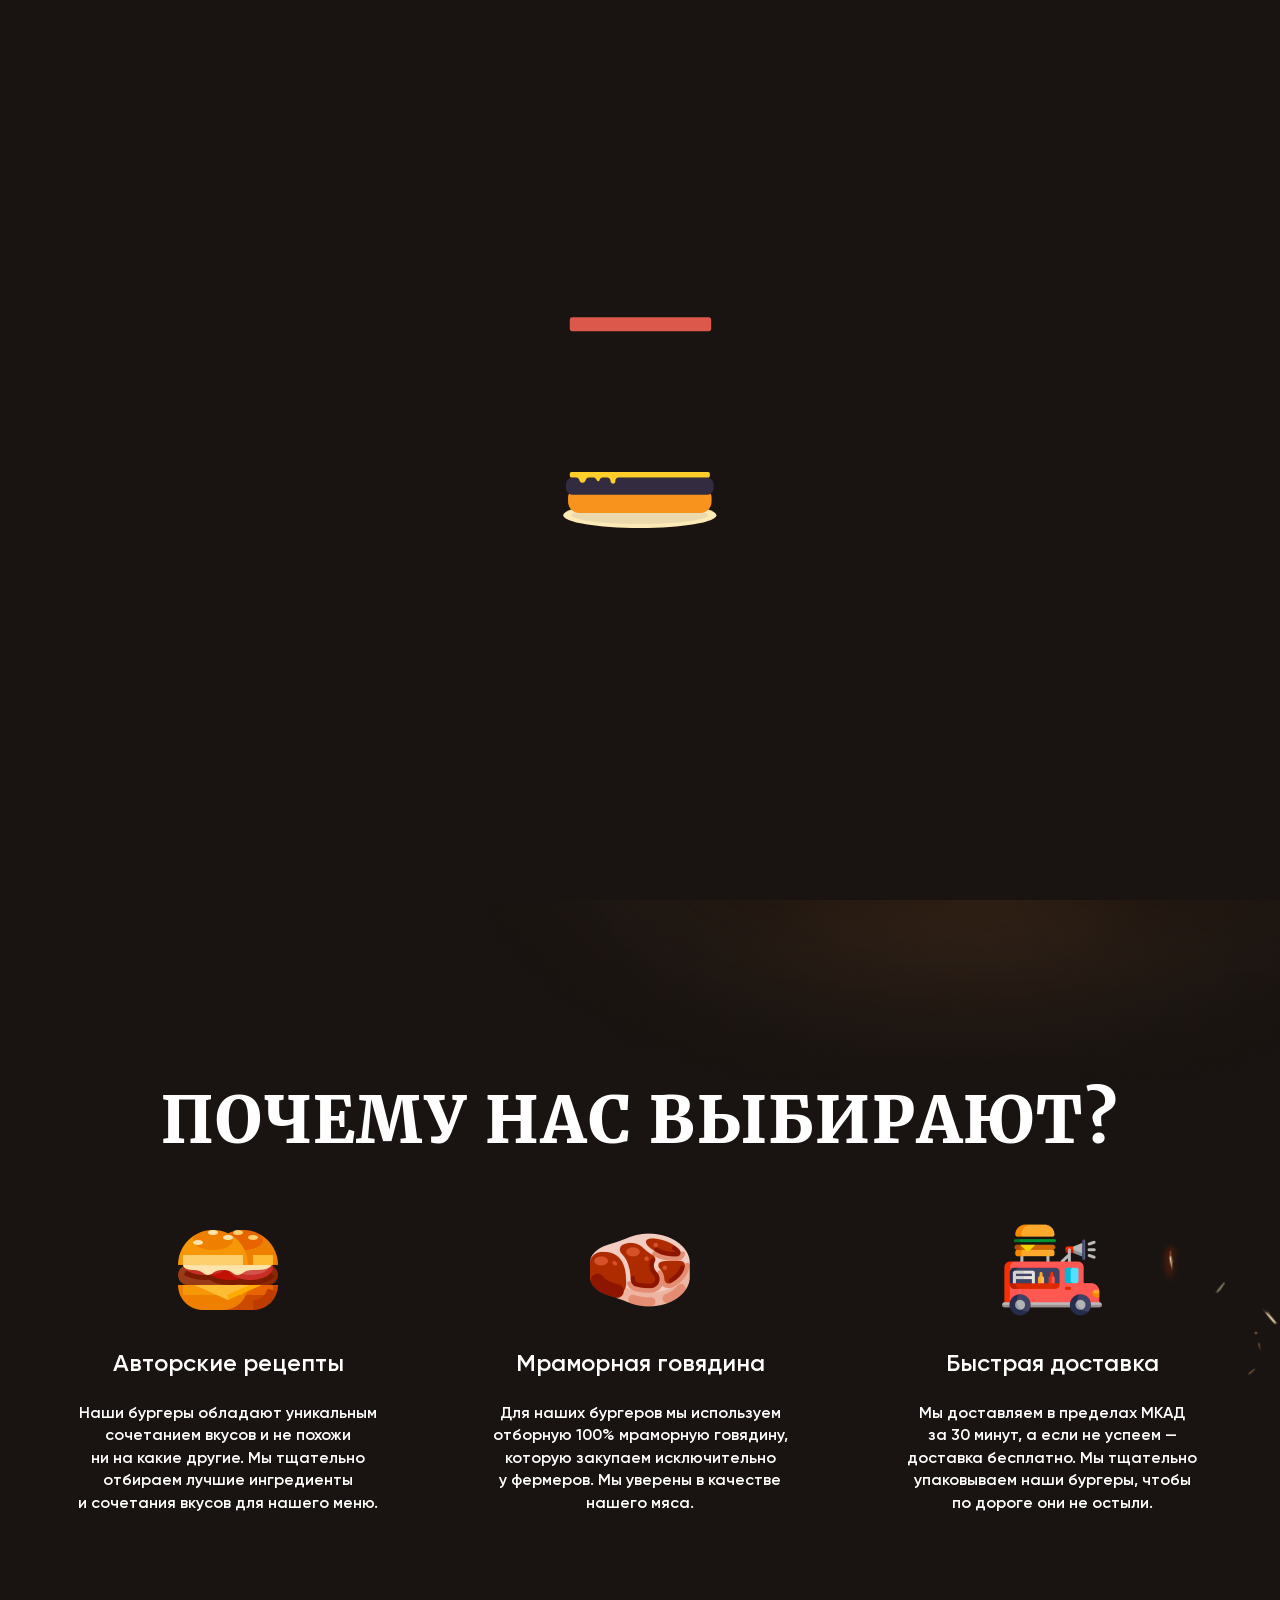
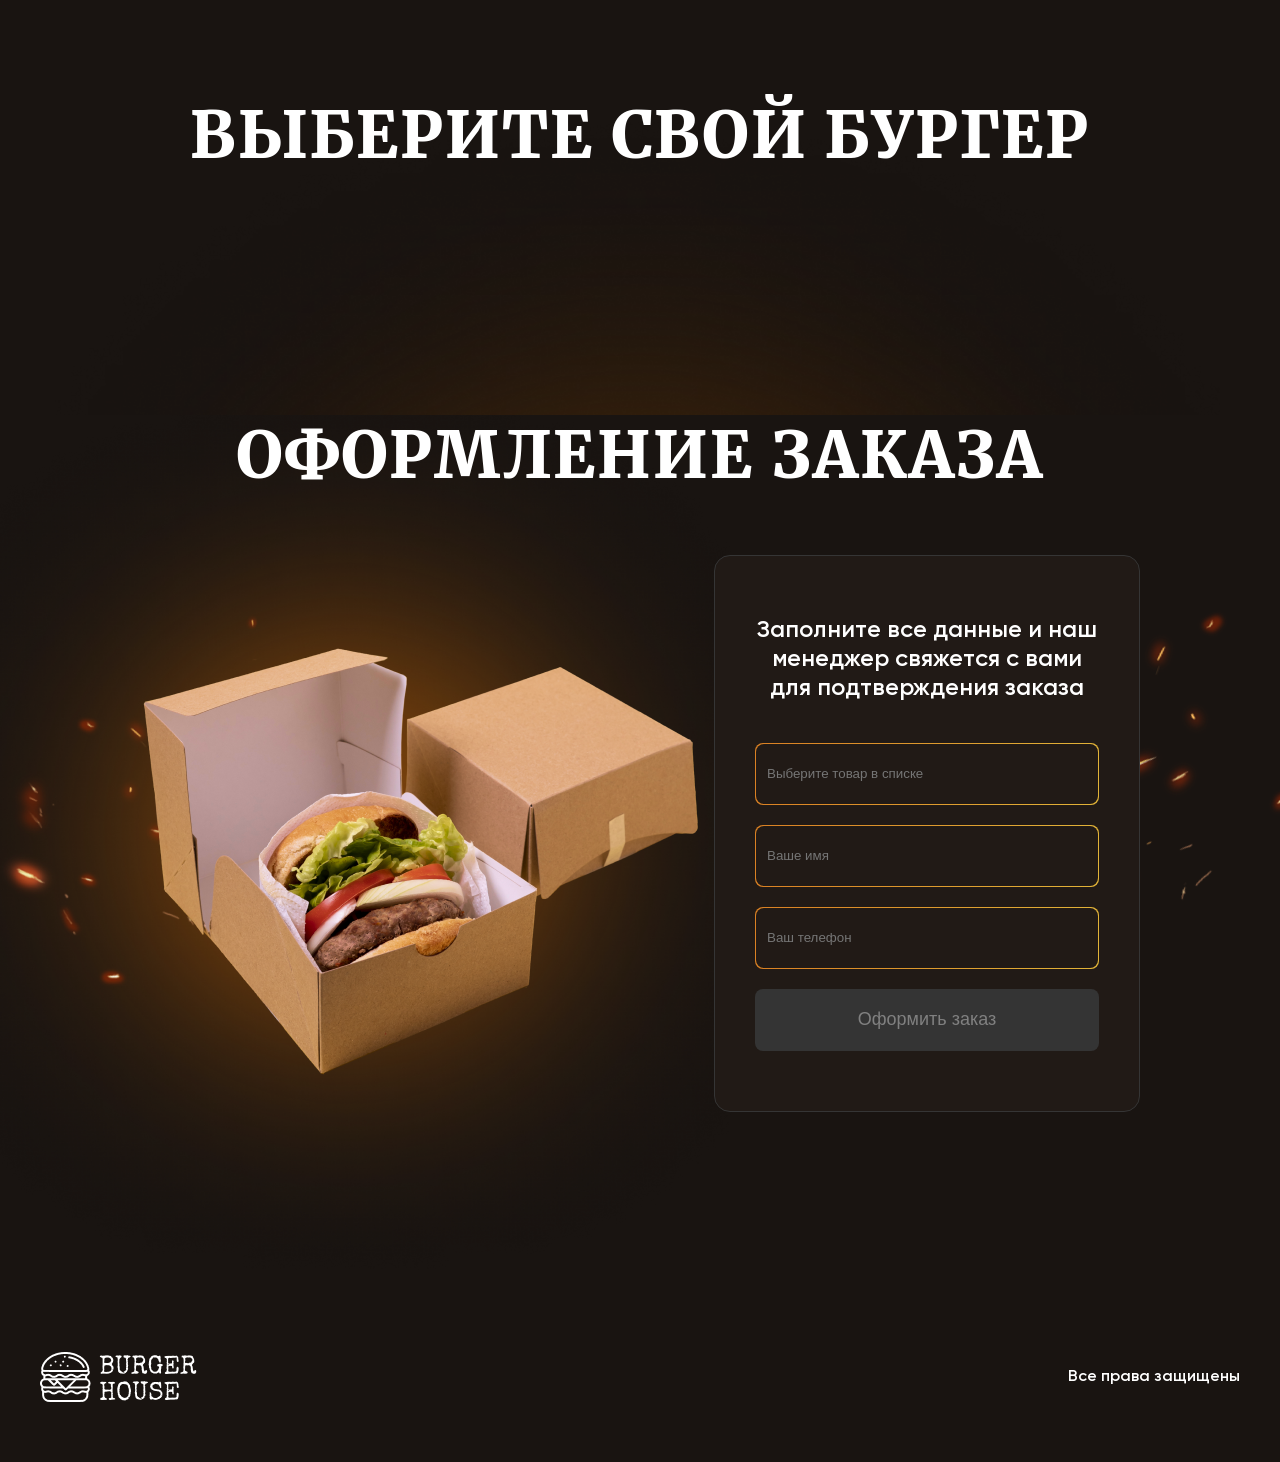
<file: burgers/index.html>
<!doctype html>
<html lang="en" data-critters-container>
<head>
  <meta charset="utf-8">
  <title>Burgers</title>
  <base href="/burgers/">
  <meta name="viewport" content="width=device-width, initial-scale=1">
  <link rel="icon" type="image/x-icon" href="favicon.ico">
<style>*{margin:0;padding:0}@font-face{font-family:Gilroy;src:url(Gilroy-Semibold.04e2f3d6f9e878bd.ttf)}body{background-color:#191411;font-family:Gilroy,sans-serif;color:#fff}</style><link rel="stylesheet" href="styles.77f65cbb16ab1bf4.css" media="print" onload="this.media='all'"><noscript><link rel="stylesheet" href="styles.77f65cbb16ab1bf4.css"></noscript></head>
<body>
  <app-root></app-root>
<script src="runtime.bab105b0b4279f8f.js" type="module"></script><script src="polyfills.aa1c9b4bb8c69daf.js" type="module"></script><script src="scripts.d1ac4a8b7885903a.js" defer></script><script src="main.caf61aa4b3852ea3.js" type="module"></script></body>
</html>
</file>
<file: burgers/styles.77f65cbb16ab1bf4.css>
*{margin:0;padding:0}@font-face{font-family:Gilroy;src:url(Gilroy-Semibold.04e2f3d6f9e878bd.ttf)}@font-face{font-family:Merriweather;src:url(Merriweather-Black.df86ea9c8ddc7eea.ttf)}body{background-color:#191411;font-family:Gilroy,sans-serif;color:#fff}.container{max-width:1200px;margin:0 auto}.button{border-radius:8px;background:linear-gradient(95.61deg,#DA8023 0%,#E2B438 100%);width:260px;height:62px;box-sizing:border-box;padding:20px;display:flex;justify-content:center;align-items:center;border:0;cursor:pointer;outline:none;font-size:18px;color:#191411}.button:hover{background:linear-gradient(95.61deg,#ac6115 0%,#9e7a19 100%)}.button:disabled{cursor:not-allowed;color:gray;background:#343434}.common-title{font-family:Merriweather,sans-serif;font-size:64px;line-height:80px;text-align:center;letter-spacing:.03em;text-transform:uppercase}
</file>
